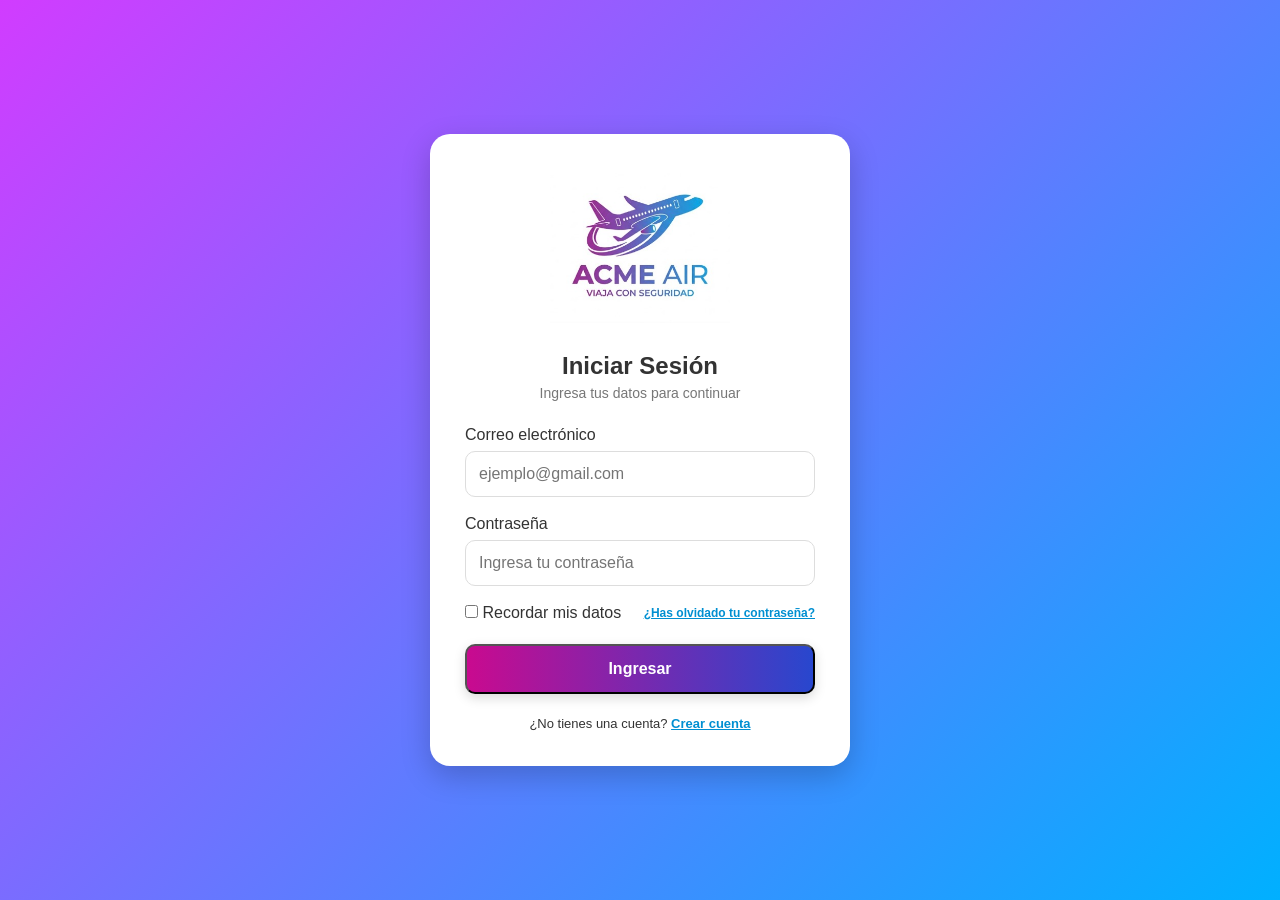
<file: index.html>
<!DOCTYPE html>
<html lang="es">
<head>
    <meta charset="UTF-8">
    <meta name="viewport" content="width=device-width, initial-scale=1.0">
    <title>ACME AIR - Iniciar Sesión</title>
    <link rel="icon" href="img/icono.jpg" sizes="96x96">
    <title>Iniciar sesion</title>

    <link rel="stylesheet" href="css/style.css">
    <link rel="stylesheet" href="css/layout.css">
    <link rel="stylesheet" href="css/forms.css">
    <link rel="stylesheet" href="css/responsive.css">
</head>
<body>
    <main class="contenedor">
        <section class="login-card vuelos-card">

            <div class="logo">
                <img src="img/icono.jpg">
            </div>

            <div class="login-header">
                <h2>Iniciar Sesión</h2>
                <p>Ingresa tus datos para continuar</p>
            </div>

            <form action="menu.html" method="get">

                <div class="campo">
                    <label for="correo">Correo electrónico</label>
                    <input type="email" id="correo" name="correo" placeholder="ejemplo@gmail.com" required>
                </div>

                <div class="campo">
                    <label for="password">Contraseña</label>
                    <input
                        type="password"
                        id="password"
                        name="password"
                        placeholder="Ingresa tu contraseña"
                        required
                    >
                </div>

                <div class="opciones">
                    <label>
                        <input type="checkbox" name="recordar">
                        Recordar mis datos
                    </label>

                    <a href="recuperar.html">
                        ¿Has olvidado tu contraseña?
                    </a>
                </div>
                
                <button type="submit" href="menu.html" class="btn-primary">
                    Ingresar
                </button>
            </form>

            <p class="registro-link">
                ¿No tienes una cuenta?
                <a href="registro.html">Crear cuenta</a>
            </p>

        </section>
    </main>
</body>
</html>
</file>
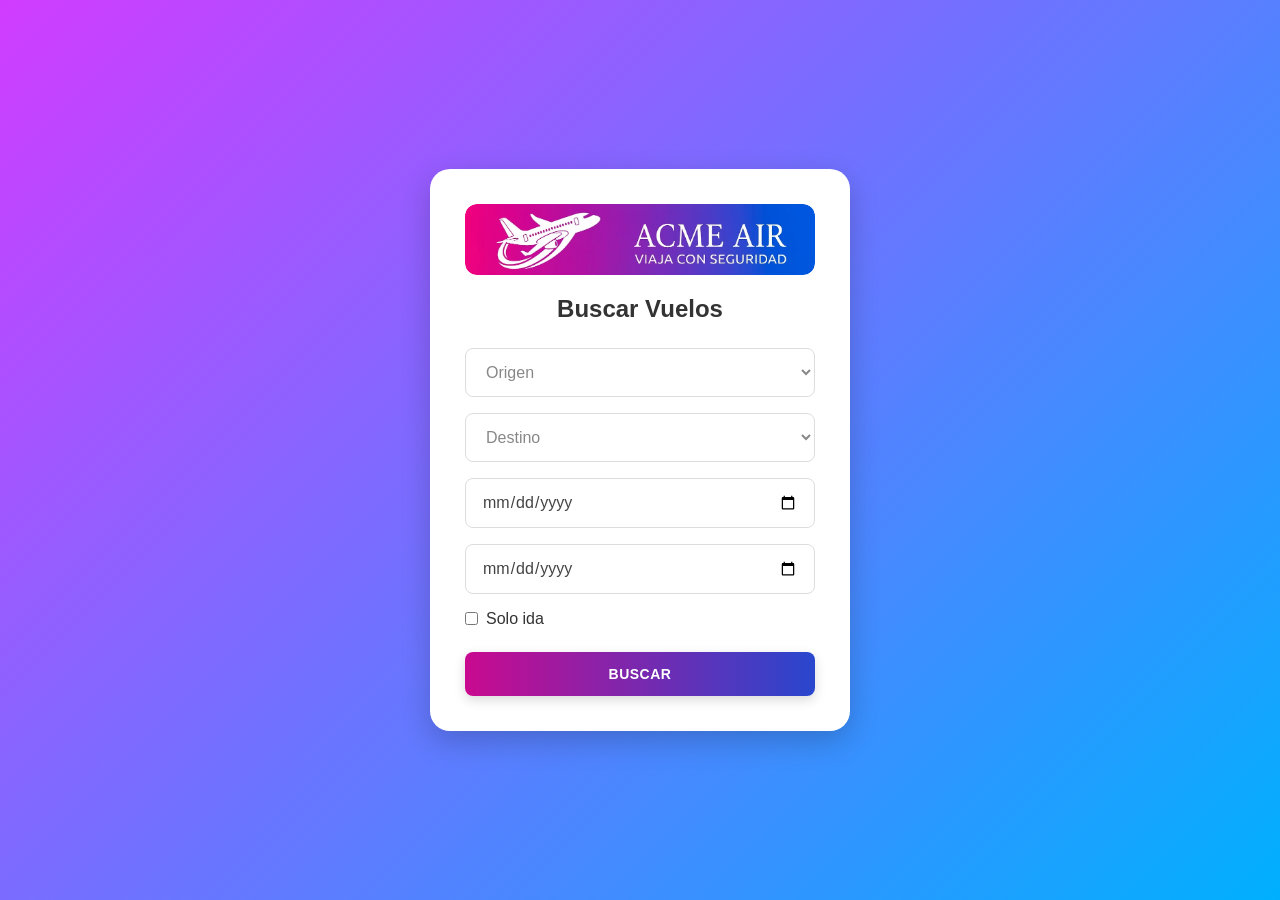
<file: buscar-vuelos.html>
<!DOCTYPE html>
<html lang="es">

<head>
    <meta charset="UTF-8">
    <meta name="viewport" content="width=device-width, initial-scale=1.0">

    <title>ACME AIR - Buscar Vuelos</title>

    <link rel="icon" href="img/icono.jpg" sizes="96x96">

    <link rel="stylesheet" href="css/style.css">
    <link rel="stylesheet" href="css/layout.css">
    <link rel="stylesheet" href="css/forms.css">
    <link rel="stylesheet" href="css/responsive.css">
</head>

<body>

    <main class="contenedor">

        <section class="login-card menu--card vuelos-card">

            <div class="logo logo--menu">
                <img src="img/logo_menu.jpg" alt="ACME AIR Logo">
            </div>
            

            <div class="login-header">
                <h2>Buscar Vuelos</h2>
            </div>

            <form action="vuelos.html" method="GET">

                <div class="campo-registro">
                    <select id="origen" name="origen" required>
                        <option value="" disabled selected hidden>Origen</option>
                        <option value="bogota">Bogotá</option>
                        <option value="medellin">Medellín</option>
                        <option value="cali">Cali</option>
                        <option value="barranquilla">Barranquilla</option>
                        <option value="bucaramanga">Bucaramanga</option>
                        <option value="cartagena">Cartagena</option>
                    </select>
                </div>

                <div class="campo-registro">
                    <select id="destino" name="destino" required>
                        <option value="" disabled selected hidden>Destino</option>
                        <option value="bogota">Bogotá</option>
                        <option value="medellin">Medellín</option>
                        <option value="cali">Cali</option>
                        <option value="barranquilla">Barranquilla</option>
                        <option value="bucaramanga">Bucaramanga</option>
                        <option value="cartagena">Cartagena</option>
                    </select>
                </div>

                <div class="campo-registro">
                    <input type="date" id="salida" name="salida" required>
                </div>

                <div class="campo-registro">
                    <input type="date" id="regreso" name="regreso">
                </div>

                <div class="campo-registro checkbox-vuelo campo-solo-ida">
                    <input type="checkbox" id="solo-ida" name="solo-ida">
                    <label for="solo-ida">Solo ida</label>
                </div>

                <button type="submit" class="btn-guardar">
                    BUSCAR
                </button>

            </form>

        </section>

    </main>

</body>

</html>
</file>
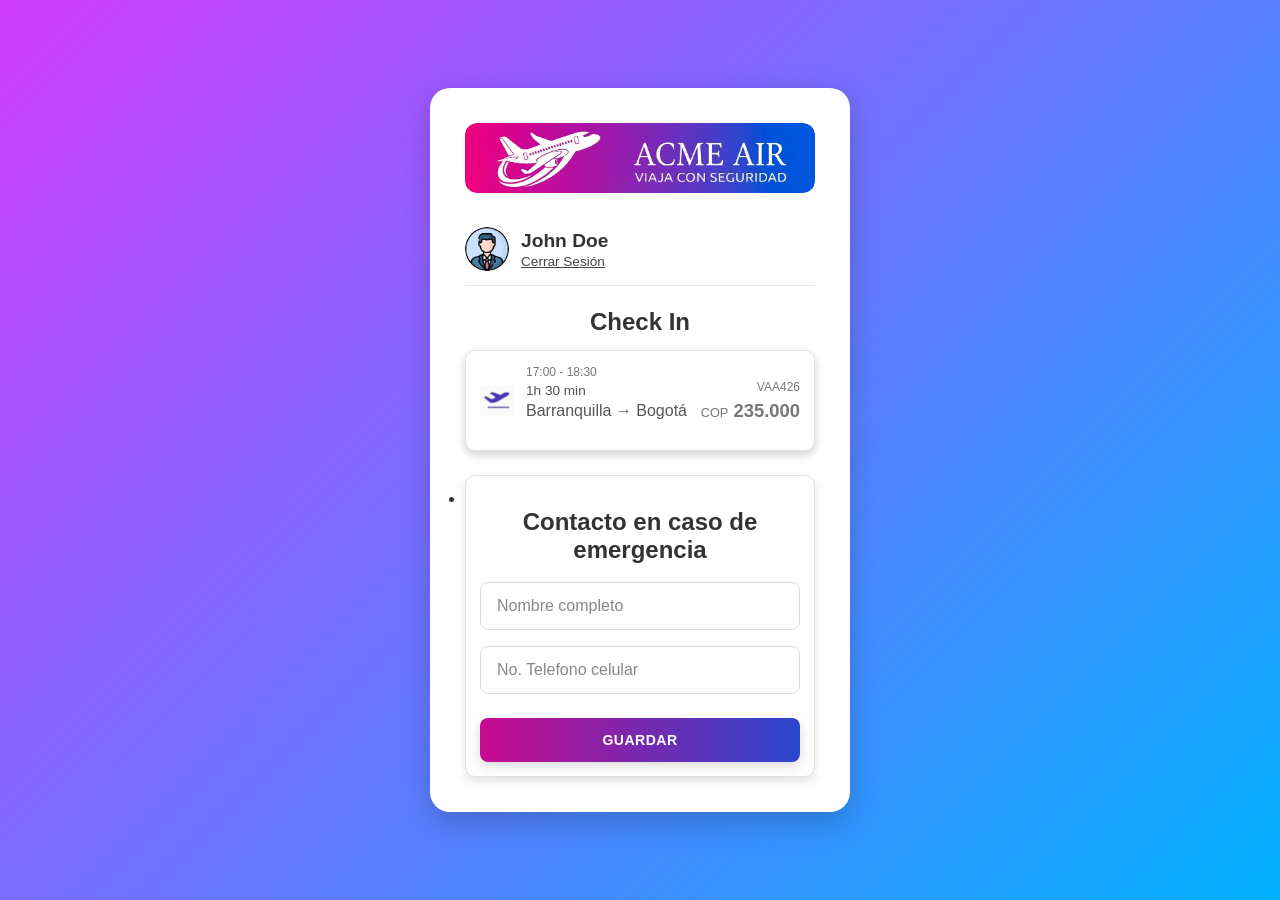
<file: checkin.html>
<!DOCTYPE html>
<html lang="es">

<head>
    <meta charset="UTF-8">
    <meta name="viewport" content="width=device-width, initial-scale=1.0">

    <title>ACME AIR - Vuelos disponibles</title>

    <link rel="icon" href="img/icono.jpg" sizes="96x96">

    <link rel="stylesheet" href="css/style.css">
    <link rel="stylesheet" href="css/layout.css">
    <link rel="stylesheet" href="css/forms.css">
    <link rel="stylesheet" href="css/responsive.css">
</head>

<body>

    <main class="contenedor">

        <section class="login-card menu--card vuelos-card">

            <div class="logo logo--menu">
                <img src="img/logo_menu.jpg" alt="ACME AIR Logo">
            </div>

            <div class="usuario-header">
                <img src="img/icons/icon-perfil.jpg"
                     alt="Icono de usuario"
                     class="usuario-avatar">

                <div>
                    <h2>John Doe</h2>
                    <a href="index.html" class="logout-link">Cerrar Sesión</a>
                </div>
            </div>

            <div class="vuelos-titulo title--check-in">
                <h3>
                    Check In
                </h3>
            </div>

            <ul class="mv-lista">

                <li class="mv-vuelo">

                    <img src="img/icons/icon-viajes.jpg" alt="" class="vuelo-icono">

                    <div class="mv-horario">
                        <span>17:00 - 18:30</span>
                        <strong>1h 30 min</strong>
                        
                        <div class="vuelos-resumen">
                            <p>Barranquilla → Bogotá</p>
                        </div>
                    </div>

                    <div class="mv-detalle">
                        <span>VAA426</span>
                        <p class="vuelo-precio">
                            <small>COP</small> 235.000
                        </p>
                    </div>
                </li>
            </ul>

            <ul class="lista-vuelo" >

                <li class="check-item">
                    <form action="menu.html" method="GET">

                        <br>
                        <h3>Contacto en caso de emergencia</h3>
                        <br>
    
                        <div class="campo-registro">
                            <input type="text" id="nombre" name="nombre" placeholder="Nombre completo" required >
                        </div>

                        <div class="campo-registro">
                            <input type="text" id="telefono" name="telefono" placeholder="No. Telefono celular" required>
                        </div>

                        <button type="submit" href="menu.html" class="btn-guardar">Guardar</button>
                    </form>
                </li>
            </ul>
        </section>
    </main>
</body>
</html>
</file>
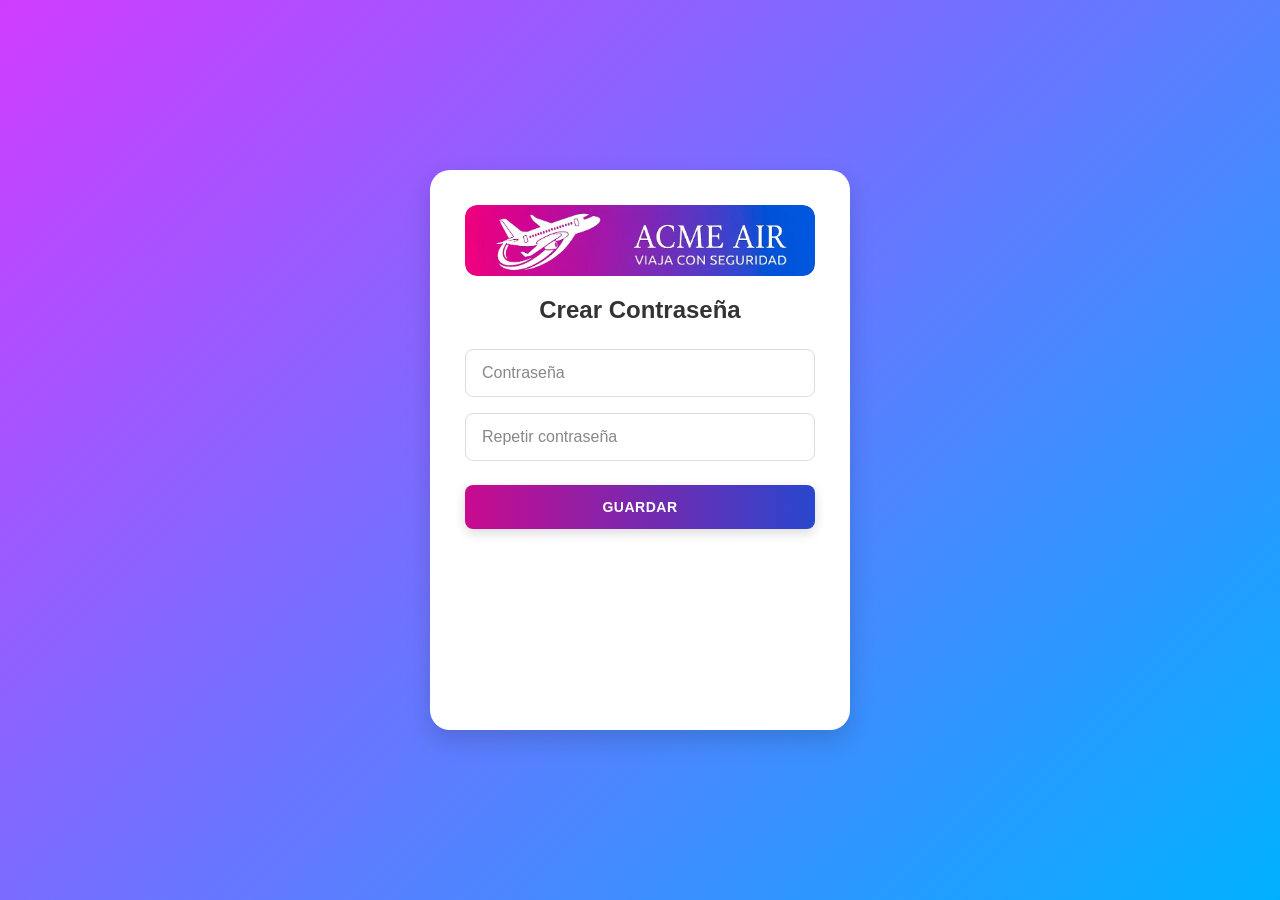
<file: crear-contraseña.html>
<!DOCTYPE html>
<html lang="es">
<head>
    <meta charset="UTF-8">
    <meta name="viewport" content="width=device-width, initial-scale=1.0">
    <title>ACME AIR - Contraseña</title>
    <link rel="icon" href="img/icono.jpg" sizes="96x96">
    
    <link rel="stylesheet" href="css/style.css">
    <link rel="stylesheet" href="css/layout.css">
    <link rel="stylesheet" href="css/forms.css">
    <link rel="stylesheet" href="css/responsive.css">
</head>
<body>
    <main class="contenedor">
        <section class="login-card card--contraseña vuelos-card">
             <div class="logo logo--menu">
                <img src="img/logo_menu.jpg" alt="ACME AIR Logo">
            </div>

            <div class="login-header">
                <h2>Crear Contraseña</h2>
            </div>

            <form action="menu.html" method="GET">

                <div class="campo-registro">
                    <input type="password" id="contraseña" name="contraseña" placeholder="Contraseña" required >
                </div>

                <div class="campo-registro">
                    <input type="password" id="RepetirContraseña" name="RepetirContraseña" placeholder="Repetir contraseña" required>
                </div>

                <button type="submit" class="btn-guardar">GUARDAR</button>

            </form>

        </section>
    </main>
</body>
</html>
</file>
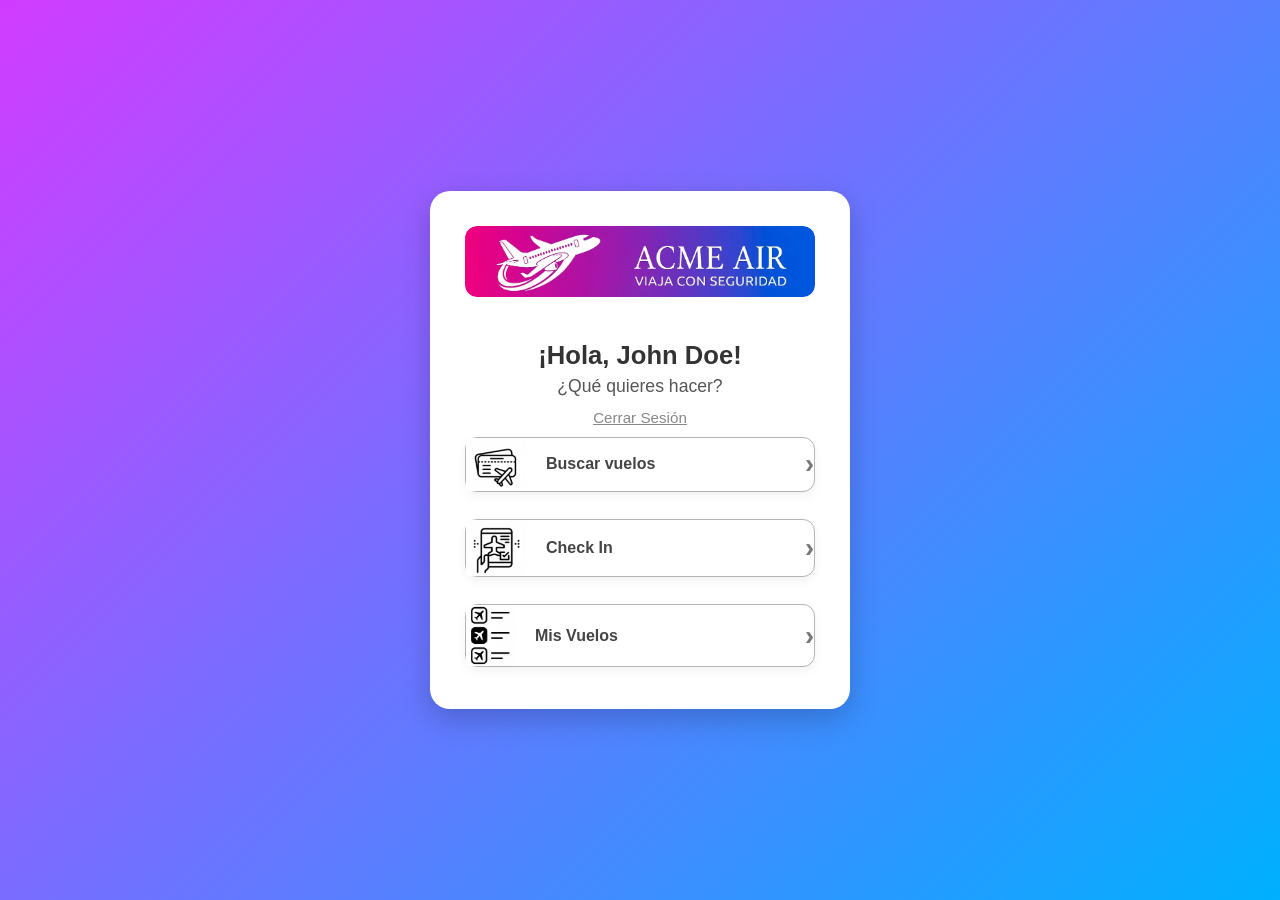
<file: menu.html>
<!DOCTYPE html>
<html lang="es">
<head>
    <meta charset="UTF-8">
    <meta name="viewport" content="width=device-width, initial-scale=1.0">
    <title>ACME AIR - ¿Qué quieres hacer?</title>
    <link rel="icon" href="img/icono.jpg" sizes="96x96">

    <link rel="stylesheet" href="css/style.css">
    <link rel="stylesheet" href="css/layout.css">
    <link rel="stylesheet" href="css/forms.css">
    <link rel="stylesheet" href="css/responsive.css">
</head>
<body>

    <main class="contenedor">
        <section class="login-card menu--card vuelos-card">
            <div class="logo logo--menu">
                <img src="img/logo_menu.jpg" alt="ACME AIR Logo">
            </div>
            <div class="login-texto">
                <h2>¡Hola, John Doe!</h2>
                <h3>¿Qué quieres hacer?</h3>
                <a href="index.html" class="logout-link">Cerrar Sesión</a>
            </div>
            <nav class="menu-grid">

                <a href="buscar-vuelos.html" class="menu-item">
                    <div class="menu-item-info">
                        <img src="img/icons/vuelos.png" alt="Icono buscar" class="icono-opcion">
                        <span>Buscar vuelos</span>
                    </div>
                    <span class="flecha">&rsaquo;</span>
                </a>

                <a href="checkin.html" class="menu-item">
                    <div class="menu-item-info">
                        <img src="img/icons/check.png" alt="Icono check-in" class="icono-opcion">
                        <span>Check In</span>
                    </div>
                    <span class="flecha">&rsaquo;</span>
                </a>
                
                <a href="mis-vuelos.html" class="menu-item">
                    <div class="menu-item-info">
                        <img src="img/icons/misvuelos.png" alt="Icono mis vuelos" class="icono-opcion icon--misvuelos">
                        <span>Mis Vuelos</span>
                    </div>
                    <span class="flecha">&rsaquo;</span>
                </a>
            </nav>
        </section>
    </main>

</body>
</html>
</file>
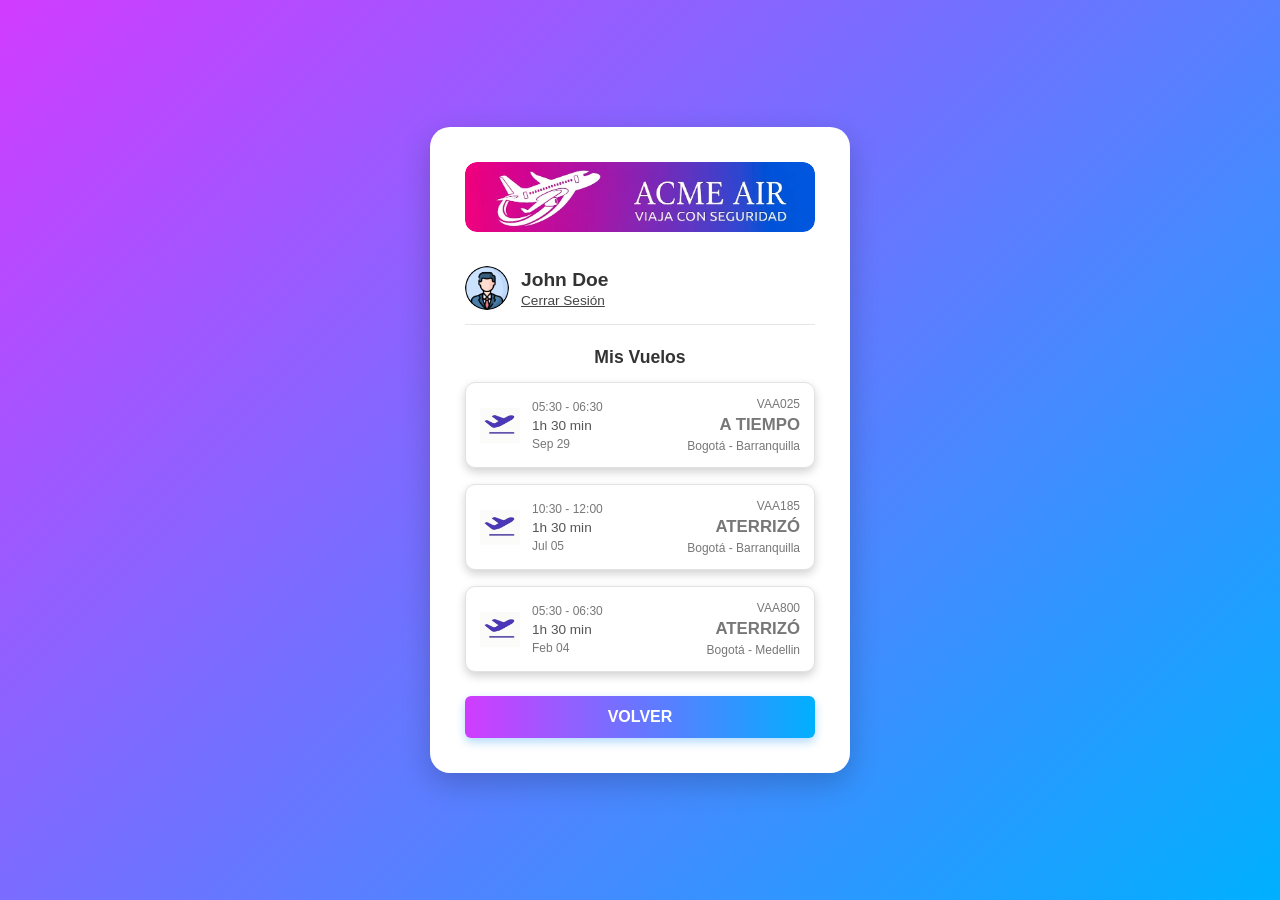
<file: mis-vuelos.html>
<!DOCTYPE html>
<html lang="es">
<head>
    <meta charset="UTF-8">
    <meta name="viewport" content="width=device-width, initial-scale=1.0">
    <title>ACME AIR - Mis vuelos</title>
    <link rel="icon" href="img/logo_menu.jpg" sizes="96x96">

    <link rel="stylesheet" href="css/style.css">
    <link rel="stylesheet" href="css/layout.css">
    <link rel="stylesheet" href="css/forms.css">
    <link rel="stylesheet" href="css/responsive.css">

    
</head>
<body>
    <main class="contenedor">
        <section class="login-card menu--card vuelos-card">

            <div class="logo logo--menu">
                <img src="img/logo_menu.jpg" alt="ACME AIR Logo">
            </div>

            <div class="usuario-header">
                <img src="img/icons/icon-perfil.jpg" alt="Icono de usuario" class="usuario-avatar">
                <div>
                    <h2>John Doe</h2>
                    <a href="index.html" class="logout-link">Cerrar Sesión</a>
                </div>
            </div>

            <div class="vuelos-titulo">
                <h3>Mis Vuelos</h3>
            </div>

            <ul class="mv-lista">

                <li class="mv-vuelo">
                    <img src="img/icons/icon-viajes.jpg" alt="" class="mv-icono">
                    <div class="mv-horario">
                        <span>05:30 - 06:30</span>
                        <strong>1h 30 min</strong>
                        <span>Sep 29</span>
                    </div>
                    <div class="mv-detalle">
                        <span>VAA025</span>
                        <p class="mv-estado">A TIEMPO</p>
                        <span>Bogotá - Barranquilla</span>
                    </div>
                </li>

                <li class="mv-vuelo">
                    <img src="img/icons/icon-viajes.jpg" alt="" class="mv-icono">
                    <div class="mv-horario">
                        <span>10:30 - 12:00</span>
                        <strong>1h 30 min</strong>
                        <span>Jul 05</span>
                    </div>
                    <div class="mv-detalle">
                        <span>VAA185</span>
                        <p class="mv-estado">ATERRIZÓ</p>
                        <span>Bogotá - Barranquilla</span>
                    </div>
                </li>

                <li class="mv-vuelo">
                    <img src="img/icons/icon-viajes.jpg" alt="" class="mv-icono">
                    <div class="mv-horario">
                        <span>05:30 - 06:30</span>
                        <strong>1h 30 min</strong>
                        <span>Feb 04</span>
                    </div>
                    <div class="mv-detalle">
                        <span>VAA800</span>
                        <p class="mv-estado">ATERRIZÓ</p>
                        <span>Bogotá - Medellin</span>
                    </div>
                </li>

            </ul>

            <a href="menu.html" class="btn-volver">VOLVER</a>

        </section>
    </main>
</body>
</html>
</file>
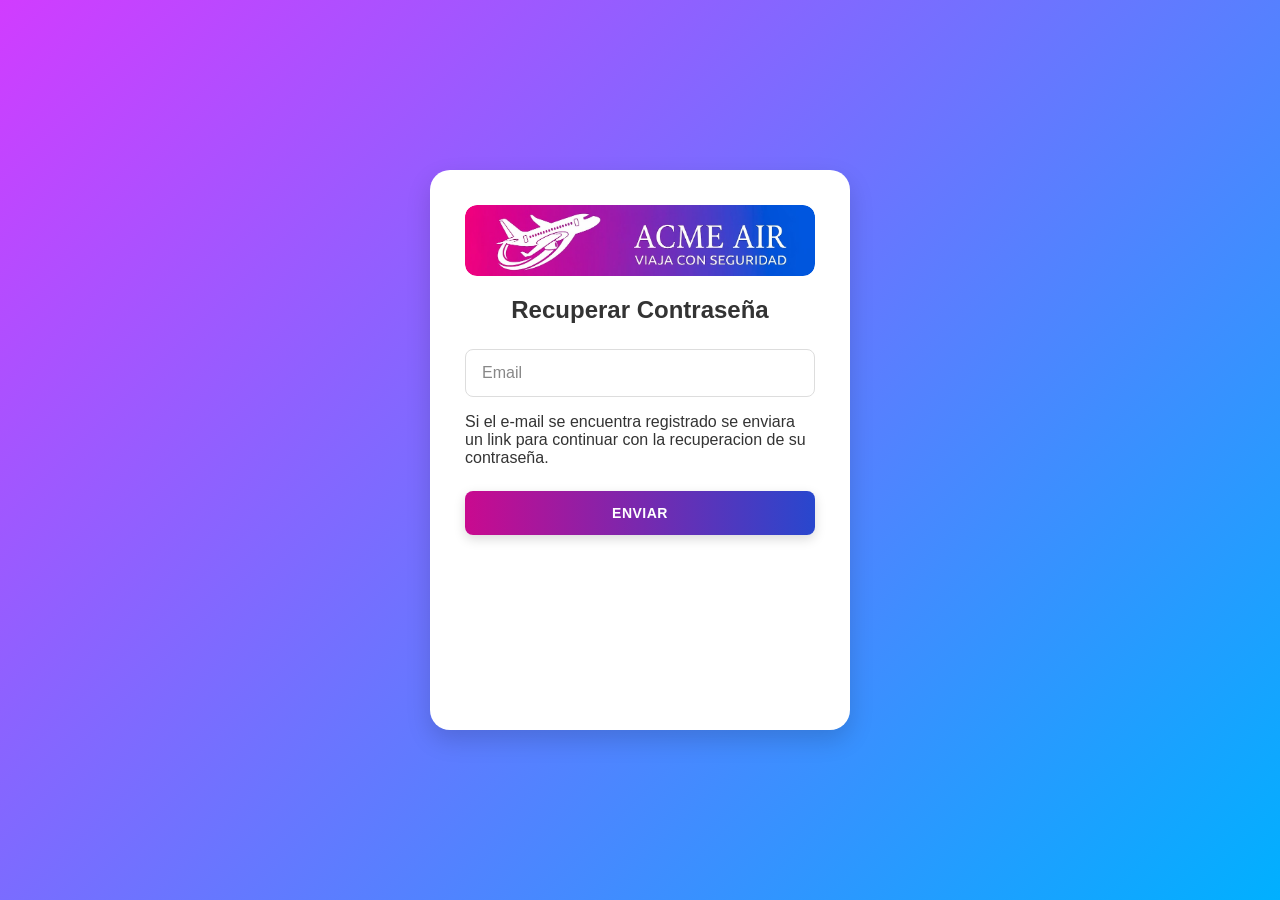
<file: recuperar.html>
<!DOCTYPE html>
<html lang="es">
<head>
    <meta charset="UTF-8">
    <meta name="viewport" content="width=device-width, initial-scale=1.0">
    <title>ACME AIR - Recuperar Contraseña</title>
    <link rel="icon" href="img/icono.jpg" sizes="96x96">
    
    <link rel="stylesheet" href="css/style.css">
    <link rel="stylesheet" href="css/layout.css">
    <link rel="stylesheet" href="css/forms.css">
    <link rel="stylesheet" href="css/responsive.css">
</head>
<body>
    <main class="contenedor">

         <section class="login-card card--contraseña vuelos-card">
             <div class="logo logo--menu">
                <img src="img/logo_menu.jpg" alt="ACME AIR Logo">
            </div>

            <div class="login-header">
                <h2>Recuperar Contraseña</h2>
            </div>

            <form action="crear-contraseña.html" method="GET">

                <div class="campo-registro">
                    <input type="email" id="email" name="email" placeholder="Email" required >
                </div>
                 
                <p> Si el e-mail se encuentra registrado se enviara un link para continuar con la recuperacion de su contraseña.</p>

                <button type="submit" class="btn-guardar">ENVIAR</button>

            </form>

        </section>
    </main>
</body>
</html>
</file>
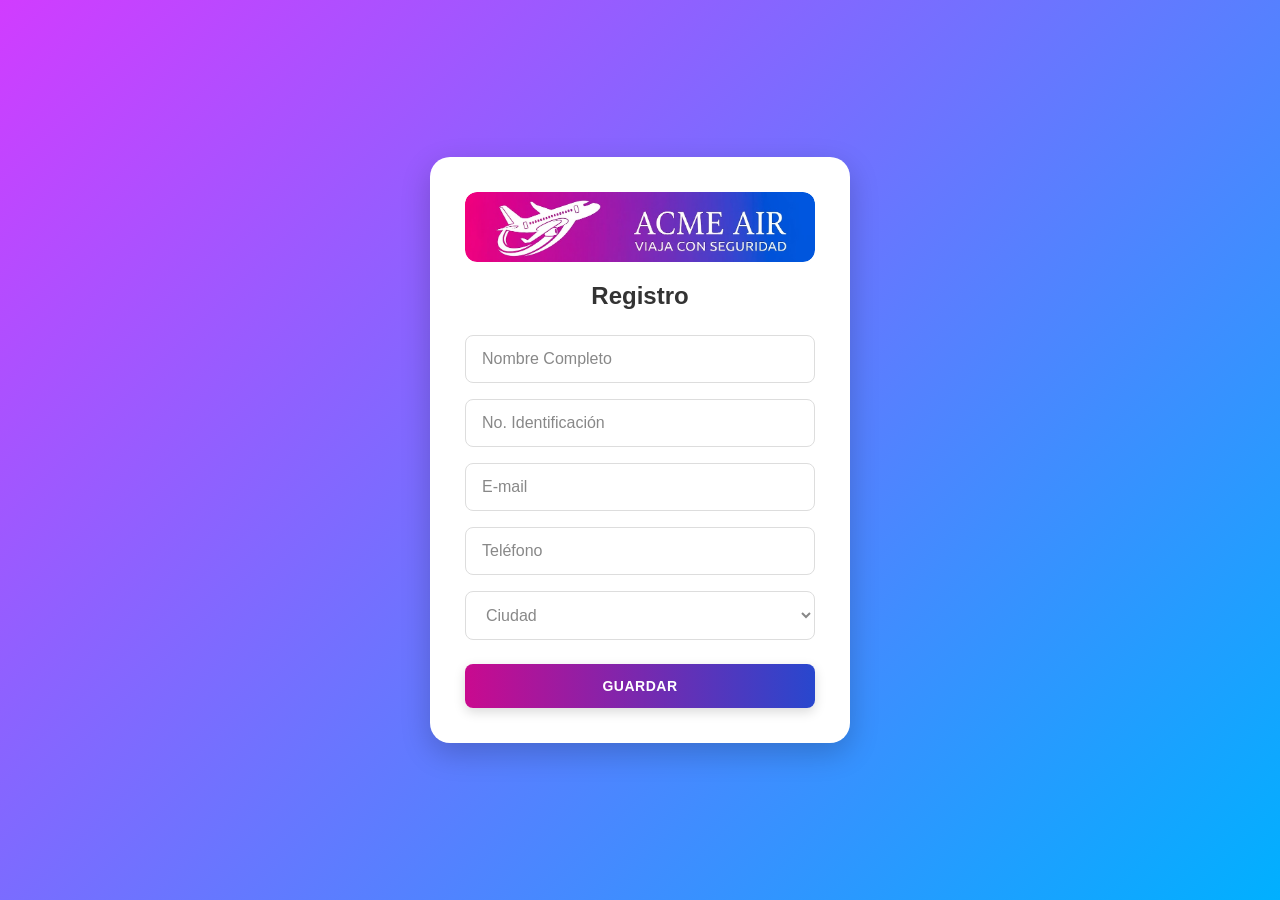
<file: registro.html>
<!DOCTYPE html>
<html lang="es">
<head>
    <meta charset="UTF-8">
    <meta name="viewport" content="width=device-width, initial-scale=1.0">
    <title>ACME AIR - Registro</title>
    <link rel="icon" href="img/icono.jpg" sizes="96x96">
    
    <link rel="stylesheet" href="css/style.css">
    <link rel="stylesheet" href="css/layout.css">
    <link rel="stylesheet" href="css/forms.css">
    <link rel="stylesheet" href="css/responsive.css">
</head>
<body>
    <main class="contenedor">
        <section class="login-card menu--card vuelos-card">
             <div class="logo logo--menu">
                <img src="img/logo_menu.jpg" alt="ACME AIR Logo">
            </div>

            <div class="login-header">
                <h2>Registro</h2>
            </div>

            <form action="crear-contraseña.html" method="GET">

                <div class="campo-registro">
                    <input type="text" id="nombre" name="nombre" placeholder="Nombre Completo" required >
                </div>

                <div class="campo-registro">
                    <input type="text" id="identificacion" name="identificacion" placeholder="No. Identificación" required>
                </div>

                <div class="campo-registro">
                    <input type="email" id="email" name="email" placeholder="E-mail" required>
                </div>

                <div class="campo-registro">
                    <input type="tel" id="telefono" name="telefono" placeholder="Teléfono" required>
                </div>
                
                <div class="campo-registro">
                    <select id="ciudad" name="ciudad" required>
                        <option value="" disabled selected hidden>Ciudad</option>
                        <option value="bogota">Bogotá</option>
                        <option value="medellin">Medellín</option>
                        <option value="cali">Cali</option>
                        <option value="barranquilla">Barranquilla</option>
                        <option value="bucaramanga">Bucaramanga</option>
                    </select>
                </div>

                <button type="submit" class="btn-guardar">GUARDAR</button>

            </form>

        </section>
    </main>
</body>
</html>
</file>
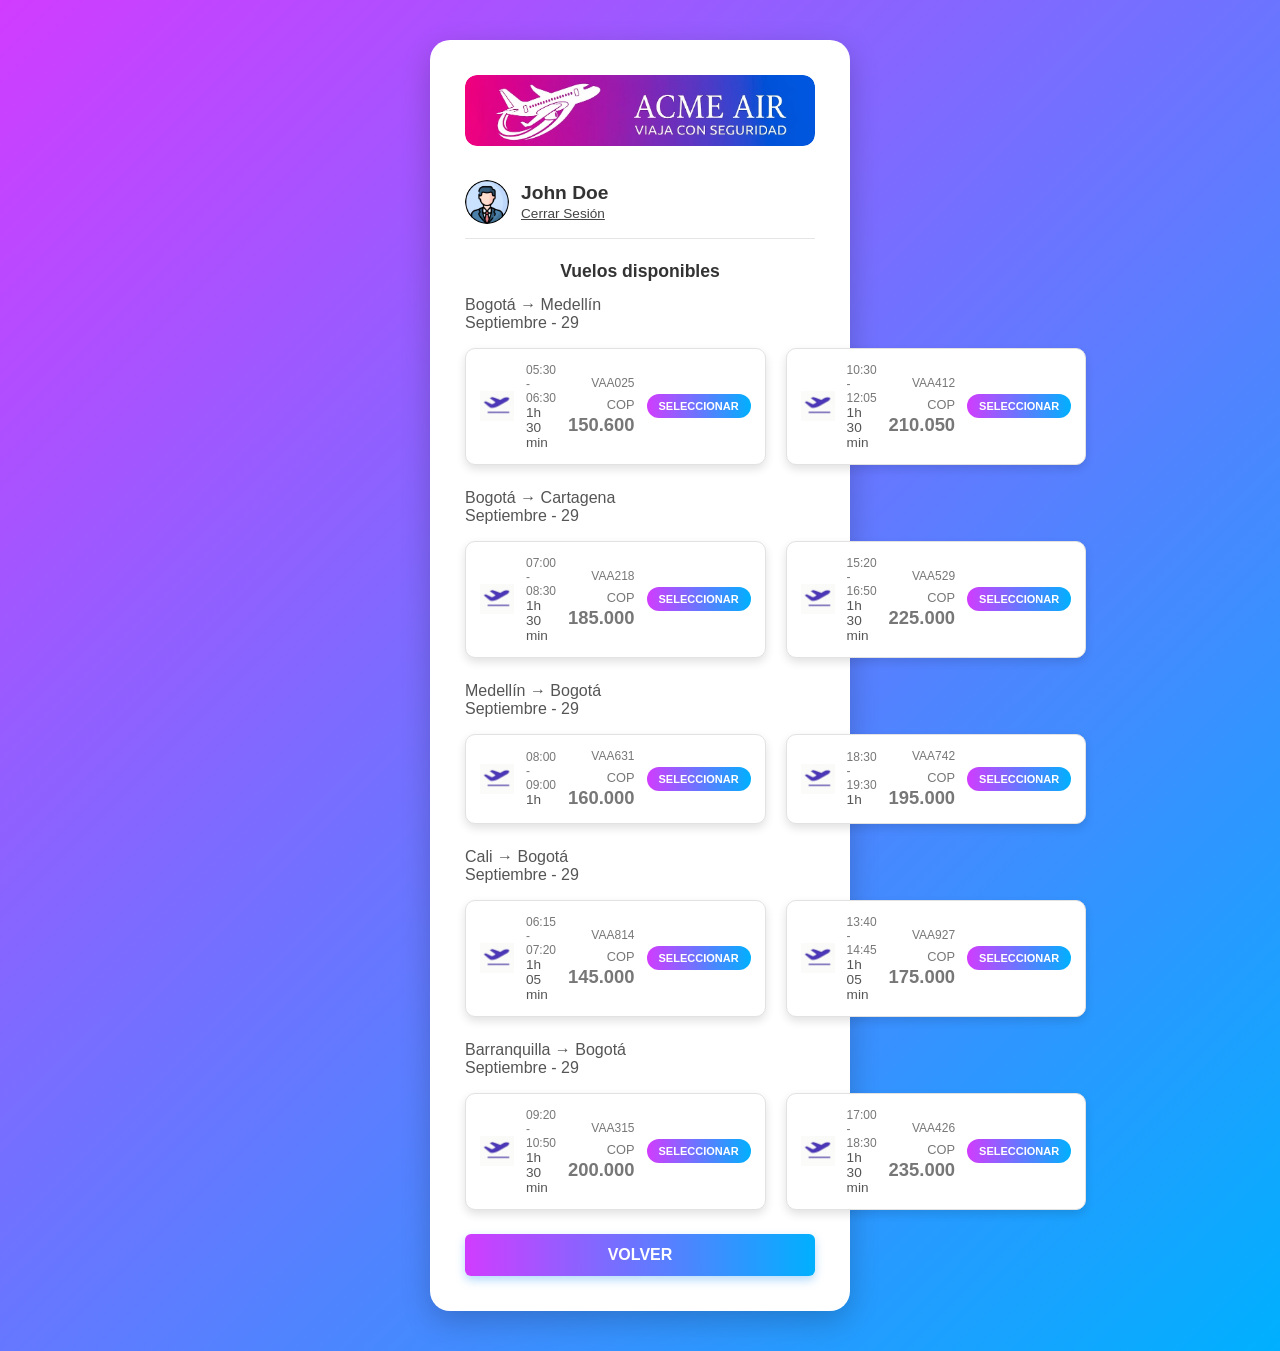
<file: vuelos.html>
<!DOCTYPE html>
<html lang="es">

<head>
    <meta charset="UTF-8">
    <meta name="viewport" content="width=device-width, initial-scale=1.0">

    <title>ACME AIR - Vuelos disponibles</title>

    <link rel="icon" href="img/icono.jpg" sizes="96x96">

    <link rel="stylesheet" href="css/style.css">
    <link rel="stylesheet" href="css/layout.css">
    <link rel="stylesheet" href="css/forms.css">
    <link rel="stylesheet" href="css/responsive.css">
</head>

<body>

    <main class="contenedor">

        <section class="login-card menu--card vuelos-card">

            <div class="logo logo--menu">
                <img src="img/logo_menu.jpg" alt="ACME AIR Logo">
            </div>

            <div class="usuario-header">
                <img src="img/icons/icon-perfil.jpg"
                     alt="Icono de usuario"
                     class="usuario-avatar">

                <div>
                    <h2>John Doe</h2>
                    <a href="index.html" class="logout-link">Cerrar Sesión</a>
                </div>
            </div>

            <div class="vuelos-titulo">
                <h3>Vuelos disponibles</h3>
            </div>


            <!-- BOGOTÁ - MEDELLÍN -->

            <div class="vuelos-resumen">
                <p>Bogotá → Medellín</p>
                <p>Septiembre - 29</p>
            </div>

            <ul class="lista-vuelos">

                <li class="vuelo-item">
                    <img src="img/icons/icon-viajes.jpg" alt="" class="vuelo-icono">

                    <div class="vuelo-horario">
                        <span>05:30 - 06:30</span>
                        <strong>1h 30 min</strong>
                    </div>

                    <div class="vuelo-detalle">
                        <span>VAA025</span>
                        <p class="vuelo-precio">
                            <small>COP</small> 150.600
                        </p>
                    </div>

                    <a href="menu.html" class="btn-seleccionar">SELECCIONAR</a>
                </li>

                <li class="vuelo-item">
                    <img src="img/icons/icon-viajes.jpg" alt="" class="vuelo-icono">

                    <div class="vuelo-horario">
                        <span>10:30 - 12:05</span>
                        <strong>1h 30 min</strong>
                    </div>

                    <div class="vuelo-detalle">
                        <span>VAA412</span>
                        <p class="vuelo-precio">
                            <small>COP</small> 210.050
                        </p>
                    </div>

                    <a href="menu.html" class="btn-seleccionar">SELECCIONAR</a>
                </li>

            </ul>


            <!-- BOGOTÁ - CARTAGENA -->

            <div class="vuelos-resumen">
                <p>Bogotá → Cartagena</p>
                <p>Septiembre - 29</p>
            </div>

            <ul class="lista-vuelos">

                <li class="vuelo-item">
                    <img src="img/icons/icon-viajes.jpg" alt="" class="vuelo-icono">

                    <div class="vuelo-horario">
                        <span>07:00 - 08:30</span>
                        <strong>1h 30 min</strong>
                    </div>

                    <div class="vuelo-detalle">
                        <span>VAA218</span>
                        <p class="vuelo-precio">
                            <small>COP</small> 185.000
                        </p>
                    </div>

                    <a href="menu.html" class="btn-seleccionar">SELECCIONAR</a>
                </li>

                <li class="vuelo-item">
                    <img src="img/icons/icon-viajes.jpg" alt="" class="vuelo-icono">

                    <div class="vuelo-horario">
                        <span>15:20 - 16:50</span>
                        <strong>1h 30 min</strong>
                    </div>

                    <div class="vuelo-detalle">
                        <span>VAA529</span>
                        <p class="vuelo-precio">
                            <small>COP</small> 225.000
                        </p>
                    </div>

                    <a href="menu.html" class="btn-seleccionar">SELECCIONAR</a>
                </li>

            </ul>


            <!-- MEDELLÍN - BOGOTÁ -->

            <div class="vuelos-resumen">
                <p>Medellín → Bogotá</p>
                <p>Septiembre - 29</p>
            </div>

            <ul class="lista-vuelos">

                <li class="vuelo-item">
                    <img src="img/icons/icon-viajes.jpg" alt="" class="vuelo-icono">

                    <div class="vuelo-horario">
                        <span>08:00 - 09:00</span>
                        <strong>1h</strong>
                    </div>

                    <div class="vuelo-detalle">
                        <span>VAA631</span>
                        <p class="vuelo-precio">
                            <small>COP</small> 160.000
                        </p>
                    </div>

                    <a href="menu.html" class="btn-seleccionar">SELECCIONAR</a>
                </li>

                <li class="vuelo-item">
                    <img src="img/icons/icon-viajes.jpg" alt="" class="vuelo-icono">

                    <div class="vuelo-horario">
                        <span>18:30 - 19:30</span>
                        <strong>1h</strong>
                    </div>

                    <div class="vuelo-detalle">
                        <span>VAA742</span>
                        <p class="vuelo-precio">
                            <small>COP</small> 195.000
                        </p>
                    </div>

                    <a href="menu.html" class="btn-seleccionar">SELECCIONAR</a>
                </li>

            </ul>


            <!-- CALI - BOGOTÁ -->

            <div class="vuelos-resumen">
                <p>Cali → Bogotá</p>
                <p>Septiembre - 29</p>
            </div>

            <ul class="lista-vuelos">

                <li class="vuelo-item">
                    <img src="img/icons/icon-viajes.jpg" alt="" class="vuelo-icono">

                    <div class="vuelo-horario">
                        <span>06:15 - 07:20</span>
                        <strong>1h 05 min</strong>
                    </div>

                    <div class="vuelo-detalle">
                        <span>VAA814</span>
                        <p class="vuelo-precio">
                            <small>COP</small> 145.000
                        </p>
                    </div>

                    <a href="menu.html" class="btn-seleccionar">SELECCIONAR</a>
                </li>

                <li class="vuelo-item">
                    <img src="img/icons/icon-viajes.jpg" alt="" class="vuelo-icono">

                    <div class="vuelo-horario">
                        <span>13:40 - 14:45</span>
                        <strong>1h 05 min</strong>
                    </div>

                    <div class="vuelo-detalle">
                        <span>VAA927</span>
                        <p class="vuelo-precio">
                            <small>COP</small> 175.000
                        </p>
                    </div>

                    <a href="menu.html" class="btn-seleccionar">SELECCIONAR</a>
                </li>

            </ul>


            <!-- BARRANQUILLA - BOGOTÁ -->

            <div class="vuelos-resumen">
                <p>Barranquilla → Bogotá</p>
                <p>Septiembre - 29</p>
            </div>

            <ul class="lista-vuelos">

                <li class="vuelo-item">
                    <img src="img/icons/icon-viajes.jpg" alt="" class="vuelo-icono">

                    <div class="vuelo-horario">
                        <span>09:20 - 10:50</span>
                        <strong>1h 30 min</strong>
                    </div>

                    <div class="vuelo-detalle">
                        <span>VAA315</span>
                        <p class="vuelo-precio">
                            <small>COP</small> 200.000
                        </p>
                    </div>

                    <a href="menu.html" class="btn-seleccionar">SELECCIONAR</a>
                </li>

                <li class="vuelo-item">
                    <img src="img/icons/icon-viajes.jpg" alt="" class="vuelo-icono">

                    <div class="vuelo-horario">
                        <span>17:00 - 18:30</span>
                        <strong>1h 30 min</strong>
                    </div>

                    <div class="vuelo-detalle">
                        <span>VAA426</span>
                        <p class="vuelo-precio">
                            <small>COP</small> 235.000
                        </p>
                    </div>

                    <a href="menu.html" class="btn-seleccionar">SELECCIONAR</a>
                </li>

            </ul>

            <a href="menu.html" class="btn-volver">
                VOLVER
            </a>

        </section>

    </main>

</body>
</html>
</file>
<file: css/style.css>
:root {
    --rosa: #d13cff;
    --azul: #00b0ff;
    --blanco: #ffffff;
    --gris: #f4f4f4;
    --texto: #333333;
}
* {
    box-sizing: border-box;
    margin: 0;
    padding: 0;
    box-sizing: border-box;
    font-family: 'Segoe UI', Tahoma, Geneva, Verdana, sans-serif;
}

body {
    margin: 0;
    font-family: 'Poppins', sans-serif;
    background: linear-gradient(135deg, var(--rosa), var(--azul));
    min-height: 100vh;
    color: var(--texto);
}

.contenedor {
    min-height: 100vh;
    display: flex;
    justify-content: center;
    align-items: center;
    padding: 20px;
}

.login-card {
    width: 100%;
    max-width: 430px;
    background: var(--blanco);
    padding: 35px;
    border-radius: 20px;
    box-shadow: 0 10px 30px rgba(0, 0, 0, 0.20);
}

.logo {
    text-align: center;
    margin-bottom: 25px;
}

.logo img {
    width: 180px;
    height: auto;
    object-fit: contain;
}

.login-header {
    text-align: center;
    margin-bottom: 25px;
}

.login-header h2 {
    margin: 0;
    font-size: 24px;
}

.login-header p {
    margin: 5px 0 0;
    color: #777;
    font-size: 14px;
}

.login-texto {
    text-align: center;
    padding: 24px 20px 10px 20px;
}

.login-texto h2 {
    color: var(--texto);
    font-size: 1.6rem;
    font-weight: 700;
    margin-bottom: 6px;
}

.login-texto h3 {
    color: #555555;
    font-size: 1.1rem;
    font-weight: 500;
    margin-bottom: 12px;
}

.logout-link {
    color: #888888;
    font-size: 0.95rem;
    text-decoration: underline;
    display: inline-block;
    transition: color 0.2s ease;
}

.logout-link:hover {
    color: #d6006e;
}

/*mis viajes*/
.mv-horario,
.mv-detalle{
    font-size:.75rem;
    color:#777;
}

.mv-horario strong{
    font-size:.85rem;
    font-weight:500;
    color:#555;
}

.mv-estado{
    margin:0;
    font-size:1.05rem;
    font-weight:700;
    text-transform:uppercase;
    color:#777;
}
</file>
<file: css/layout.css>
.contenedor {
    min-height: 100vh;
    display: flex;
    justify-content: center;
    align-items: center;
    padding: 20px;
}

.login-card {
    width: 100%;
    max-width: 430px;
    background: var(--blanco);
    padding: 35px;
    border-radius: 20px;
    box-shadow: 0 10px 30px rgba(0, 0, 0, 0.20);
    box-sizing: border-box;
}

.card--contraseña {
    background-color: #ffffff;
    border-radius: 20px;
    padding: 0 30px 40px 30px; 
    width: 100%;
    max-width: 380px;
    min-height: 560px;   /*Ajusta verticalmente*/      
    box-shadow: 0 10px 25px rgba(0, 0, 0, 0.15);
    display: flex;
    flex-direction: column;
    box-sizing: border-box;
    overflow: hidden;
}

.logo {
    text-align: center;
    margin-bottom: 25px;
}

.logo img {
    width: 180px;
    height: auto;
    object-fit: contain;
}

.login-header {
    text-align: center;
    margin-bottom: 25px;
}

.login-header h2 {
    margin: 0;
    font-size: 24px;
}

.login-header p {
    margin: 5px 0 0;
    color: #777;
    font-size: 14px;
}

.logo--menu {
    width: 100%;          
    margin: 0 0 20px 0;   
    border-radius: 12px;  
    overflow: hidden;
} 


.logo--menu img {
    width: 100%;
    height: auto;
    display: block;
    object-fit: contain; 
    border-radius: 12px
}


.usuario-header{
    display:flex;
    align-items:center;
    gap:12px;
    padding:14px 0;
    border-bottom:1px solid #e5e5e5;
}
.usuario-avatar{
    width:44px;
    height:44px;
    border-radius:50%;
    object-fit:cover
}

.usuario-header h2{
    font-size:1.2rem;
    color:var(--texto);
    line-height:1.2
}

.usuario-header .logout-link{
    font-size:.85rem;
    color:#444
}

.vuelos-titulo{
    text-align:center;
    margin:22px 0 14px
}

.vuelos-titulo h3{
    font-size:1.1rem;
    font-weight:600;
    color:var(--texto)
}
.title--check-in h3{
    font-size: 1.5rem;
    
}

.vuelos-resumen{
    margin-bottom:16px;
    font-size:.9rem;
    color:#555
}

.lista-vuelos{
    list-style:none;
    display:grid;
    gap:16px;
    margin-bottom:24px
}

.vuelo-item{
    display:flex;
    align-items:center;
    gap:12px;
    padding:14px;
    background:var(--blanco);
    border:1px solid #e2e2e2;
    border-radius:10px;
    box-shadow:0 4px 10px rgba(0,0,0,.12);
}
.vuelo-icono{width:34px;
    height:auto;
    object-fit:contain
}

.vuelo-horario{
    flex:1;
    display:flex;
    flex-direction:column;
    font-size:.75rem;
    color:#777
}

.vuelo-horario strong{
    font-size:.85rem;
    font-weight:500;
    color:#555
}

.vuelo-detalle{
    text-align:right;
    font-size:.75rem;
    color:#777
}

.vuelo-precio{
    margin:2px 0 0;
    font-size:1.15rem;
    font-weight:700;
    color:#777
}

.vuelo-precio small{font-size:.8rem;
    font-weight:500
}

.login-card.vuelos-card{
    max-width: 420px;
}

/*mis vuelos*/
.mv-lista{
    list-style:none;
    display:flex;
    flex-direction:column;
    gap:16px;
    margin:0 0 24px;
    padding:0;
}

.mv-vuelo{
    display:grid;
    grid-template-columns:auto 1fr auto;
    align-items:center;
    gap:12px;
    width:100%;
    padding:14px;
    background:#ffffff;
    border:1px solid #e2e2e2;
    border-radius:10px;
    box-shadow:0 4px 10px rgba(0,0,0,.18);
}

.mv-icono{
    width:40px;
    height:auto;
    object-fit:contain;
}

.mv-horario,
.mv-detalle{
    display:flex;
    flex-direction:column;
    gap:4px;
}

.mv-detalle{
    text-align:right;
}

.check-item {
    align-items:center;
    gap:12px;
    padding:14px;
    background:var(--blanco);
    border:1px solid #e2e2e2;
    border-radius:10px;
    box-shadow:0 4px 10px rgba(0,0,0,.12);
}

.check-item h3 {
    text-align: center;

}
</file>
<file: css/forms.css>
.campo {
    margin-bottom: 18px;
}

.campo label {
    display: block;
    margin-bottom: 7px;
    font-weight: 500;
}

.campo input:not([type="checkbox"]) {
    width: 100%;
    padding: 13px;
    border: 1px solid #ddd;
    border-radius: 10px;
    font-family: inherit;
    outline: none;
    transition: 0.3s;
}

.campo input:not([type="checkbox"]):focus {
    border-color: var(--dorado);
    box-shadow: 0 0 0 3px rgba(212, 175, 55, 0.15);
}

.campo input[type="checkbox"] {
    width: auto;
    padding: 0;
    margin: 0 6px 0 0;
    accent-color: var(--dorado);
    cursor: pointer;
}

.campo input:focus {
    border-color: var(--azul);
    box-shadow: 0 0 0 3px rgba(0, 176, 255, 0.15);
}

.opciones {
    display: flex;
    justify-content: space-between;
    align-items: center;
    gap: 10px;
    margin-bottom: 22px;
    font-size: 12px;
}

.opciones a,
.registro-link a {
    color: #008fd1;
    font-weight: 600;
}

.opciones a:hover,
.registro-link a:hover {
    text-decoration: underline;
}

.btn-primary {
    display: block;
    width: 100%;
    padding: 14px;
    border-radius: 10px;
    background: linear-gradient(90deg, #C90A8F, #2847CE);
    color: white;
    text-align: center;
    font-weight: 600;
    box-shadow: 0 4px 12px rgba(0, 0, 0, 0.15); 
    transition: transform 0.2s ease, box-shadow 0.2s ease;
    cursor: pointer;

}

.btn-primary:hover {
    transform: scale(1.02);
}

.registro-link {
    text-align: center;
    margin: 22px 0 0;
    font-size: 13px;
}

.menu-grid {
    display: flex;
    flex-direction: column;
    gap: 20px;
}

.menu-item {
    display: flex;
    align-items: center;
    justify-content: space-between;
    background-color: #ffffff;
    border: 1px solid #b1b4b8;
    border-radius: 12px;
    text-decoration: none;
    box-shadow: 0 4px 10px rgba(0, 0, 0, 0.05);
    transition: transform 0.2s ease, box-shadow 0.2s ease;
    margin-bottom: 7px;
}

.menu-item:hover {
    transform: translateY(-2px);
    box-shadow: 0 6px 14px rgba(0, 0, 0, 0.1);
}

.menu-item-info { 
    display: flex;
    align-items: center;
    gap: 20px;
}

.icono-opcion {
    width: 60px;
    height: auto;
    object-fit: contain;
}

.icon--misvuelos{
    width: 49px;
    height: auto;
}

.menu-item-info span {
    color: #444444;
    font-size: 1rem;
    font-weight: 600;
}

.flecha {
    color: #777777;
    font-size: 1.7rem;
    font-weight: bold;
}


.campo-registro {
    margin-bottom: 16px;
    width: 100%;
}

.campo-registro input,
.campo-registro select {
    width: 100%;
    padding: 14px 16px;
    font-size: 1rem;
    color: #444444;
    background-color: #ffffff;
    border: 1.5px solid #ddd;
    border-radius: 8px;
    outline: none;
    box-sizing: border-box;
    transition: border-color 0.2s ease, box-shadow 0.2s ease;
}

.campo-registro input[type="checkbox"]{
    width: auto;
    padding: 0;
    margin: 0;
}

.campo-solo-ida{
    display: flex;
    align-items: center;
    gap: 8px;
}

.campo-registro input::placeholder {
    color: #888888;
}

.campo-registro select:invalid {
    color: #888888;
}

.campo-registro select option {
    color: #333333;
}

.campo-registro input:focus,
.campo-registro select:focus {
    border-color: #14A3FB;
    box-shadow: 0 0 5px rgba(20, 163, 251, 0.3);
}

.btn-guardar {
    display: block;
    width: 100%;
    padding: 14px;
    margin-top: 24px;
    color: white;
    font-size: 14px;
    font-weight: 700;
    text-align: center;
    text-transform: uppercase;
    letter-spacing: 0.5px;
    border: none;
    border-radius: 8px;
    cursor: pointer;
    box-shadow: 0 4px 12px rgba(0, 0, 0, 0.15); 
    transition: transform 0.2s ease, box-shadow 0.2s ease;
    background: linear-gradient(90deg, #C90A8F, #2847CE);
    text-decoration: none;
}

.btn-guardar:hover {
    transform: scale(1.02);
}

.btn-guardar:active {
    transform: translateY(0);
}  

.btn-volver{
    display:block;
    width:100%;
    padding:12px;
    text-align:center;
    text-decoration:none;
    font-size:.85rem;
    font-weight:600;
    color:var(--blanco);
    background: linear-gradient(90deg, #d13cff, #00b0ff);
    border-radius:6px;
    box-shadow:0 4px 10px rgba(33,150,243,.35);
    transition:transform .2s;
    cursor: pointer;
}
.btn-volver:hover{
    transform:scale(1.02)
}

.btn-seleccionar {
    display: inline-block;
    padding: 6px 12px;
    background: linear-gradient(90deg, #d13cff, #00b0ff);
    color: white;
    text-decoration: none;
    font-size: 11px;
    font-weight: bold;
    border-radius: 15px;
    transition: 0.3s;
    cursor: pointer;
}

.btn-seleccionar:hover {
    transform: scale(1.05);
}

.vuelo-card {
    background: white;
    border: 1px solid #eee;
    border-radius: 20px;
    padding: 28px;
    margin-bottom: 25px;
    box-shadow: 0 6px 20px rgba(0, 0, 0, 0.08);
    min-height: 230px;
}

.vuelo-card-header {
    display: flex;
    justify-content: space-between;
    align-items: center;
    margin-bottom: 20px;
}

.vuelo-card-header small {
    display: block;
    color: #999;
    font-size: 10px;
}

.vuelo-card-header strong {
    font-size: 15px;
}

.vuelo-card-header span {
    background: #f3e5ff;
    color: #a12bd4;
    padding: 5px 10px;
    border-radius: 15px;
    font-size: 11px;
    font-weight: bold;
}

.ruta-vuelo {
    display: grid;
    grid-template-columns: 1fr auto 1fr;
    align-items: center;
    text-align: center;
    gap: 15px;
    margin-bottom: 20px;
}

.ruta-vuelo small {
    display: block;
    color: #777;
    margin-bottom: 5px;
}

.ruta-vuelo strong {
    font-size: 21px;
}

.icono-ruta {
    color: #d13cff;
    font-size: 22px;
}

.datos-vuelo {
    display: grid;
    grid-template-columns: repeat(3, 1fr);
    gap: 10px;
    border-top: 1px solid #eee;
    padding-top: 15px;
    text-align: center;
}

.datos-vuelo small {
    display: block;
    color: #999;
    font-size: 11px;
    margin-bottom: 5px;
}

.datos-vuelo strong {
    font-size: 13px;
}

.btn-volver {
    display: block;
    width: 100%;
    background: linear-gradient(90deg, #d13cff, #00b0ff);
    color: #fff;
    border: none;
    border-radius: 6px;
    padding: 12px;
    font-size: 16px;
    font-weight: bold;
    text-align: center;
    text-decoration: none;
    cursor: pointer;
}
</file>
<file: css/responsive.css>
/* ========================================
   MÓVIL PEQUEÑO - 320px
   ======================================== */

@media (min-width: 320px) {

    .contenedor {
        width: 100%;
        padding: 12px;
        box-sizing: border-box;
    }

    .login-card {
        width: 100%;
        max-width: 500px;
        margin: 0 auto;
        padding: 18px;
        box-sizing: border-box;
    }

    /* Tipografía proporcional */
    h1 {
        font-size: 1.6rem;
    }

    h2 {
        font-size: 1.4rem;
    }

    h3 {
        font-size: 1.2rem;
    }

    p,
    label,
    input,
    select,
    button {
        font-size: 0.9rem;
    }

    /* Formularios fluidos */
    .campo-registro {
        width: 100%;
    }

    .campo-registro input,
    .campo-registro select {
        width: 100%;
        max-width: 100%;
        box-sizing: border-box;
    }

    /* Botones */
    .btn-guardar,
    .btn-volver {
        width: 100%;
        max-width: 100%;
        box-sizing: border-box;
    }

    /* Vuelos */
    .lista-vuelos {
        display: grid;
        grid-template-columns: 1fr;
        gap: 15px;
        padding: 0;
    }

    .vuelo-item,
    .vuelo-card {
        width: 100%;
        box-sizing: border-box;
    }

    /* Datos de vuelos */
    .datos-vuelo {
        grid-template-columns: 1fr;
        gap: 12px;
    }

    .ruta-vuelo {
        gap: 8px;
    }

    .ruta-vuelo strong {
        font-size: 18px;
    }

    /* Check-in */
    .lista-vuelos .check-item {
        grid-column: 1 / -1;
        width: 100%;
        max-width: 100%;
        box-sizing: border-box;
        padding: 18px;
    }

    .check-item input {
        width: 100%;
        max-width: 100%;
        box-sizing: border-box;
    }
}


/* ========================================
   TABLET - 768px
   ======================================== */

@media (min-width: 768px) {

    .contenedor {
        width: 100%;
        padding: 30px;
        box-sizing: border-box;
    }

    .login-card {
        width: 90%;
        max-width: 700px;
        margin: 0 auto;
        padding: 28px;
        box-sizing: border-box;
    }

    /* Tipografía proporcional */
    h1 {
        font-size: 2rem;
    }

    h2 {
        font-size: 1.7rem;
    }

    h3 {
        font-size: 1.4rem;
    }

    p,
    label,
    input,
    select,
    button {
        font-size: 1rem;
    }

    /* Formularios fluidos */
    .campo-registro {
        width: 100%;
        max-width: 100%;
    }

    .campo-registro input,
    .campo-registro select {
        width: 100%;
        max-width: 100%;
        box-sizing: border-box;
    }

    /* Vuelos en dos columnas */
    .lista-vuelos {
        display: grid;
        grid-template-columns: repeat(2, 1fr);
        gap: 18px;
        padding: 0;
    }

    .vuelo-item {
        width: 100%;
        box-sizing: border-box;
    }

    /* Tarjetas */
    .vuelo-card {
        width: 100%;
        max-width: 100%;
        box-sizing: border-box;
        padding: 25px;
    }

    /* Check-in ocupa las dos columnas */
    .lista-vuelos .check-item {
        grid-column: 1 / -1;
        width: 100%;
        max-width: 100%;
        box-sizing: border-box;
        padding: 25px;
    }

    .check-item input {
        width: 100%;
        box-sizing: border-box;
    }
}


/* ========================================
   DESKTOP - 1024px
   ======================================== */

@media (min-width: 1024px) {

    body {
        padding: 0;
    }

    .contenedor {
        width: 100%;
        max-width: 1200px;
        margin: 0 auto;
        padding: 40px 60px;
        box-sizing: border-box;
    }

    .login-card {
        width: 100%;
        max-width: 850px;
        margin: 0 auto;
        padding: 35px;
        box-sizing: border-box;
    }

    /* Tipografía proporcional */
    h1 {
        font-size: 2.2rem;
    }

    h2 {
        font-size: 1.9rem;
    }

    h3 {
        font-size: 1.5rem;
    }

    p,
    label,
    input,
    select,
    button {
        font-size: 1rem;
    }

    /* Formularios fluidos */
    .campo-registro {
        width: 100%;
        max-width: 100%;
    }

    .campo-registro input,
    .campo-registro select {
        width: 100%;
        max-width: 100%;
        box-sizing: border-box;
    }

    /* Vuelos */
    .lista-vuelos {
        display: grid;
        grid-template-columns: repeat(2, 1fr);
        gap: 20px;
        padding: 0;
    }

    .vuelo-item {
        width: 100%;
        box-sizing: border-box;
    }

    /* Tarjetas */
    .vuelo-card {
        width: 100%;
        max-width: 100%;
        padding: 28px;
        box-sizing: border-box;
    }

    /* Check-in */
    .lista-vuelos .check-item {
        grid-column: 1 / -1;
        width: 100%;
        max-width: 100%;
        padding: 28px;
        box-sizing: border-box;
    }

    .check-item input {
        width: 100%;
        box-sizing: border-box;
    }
}
</file>
